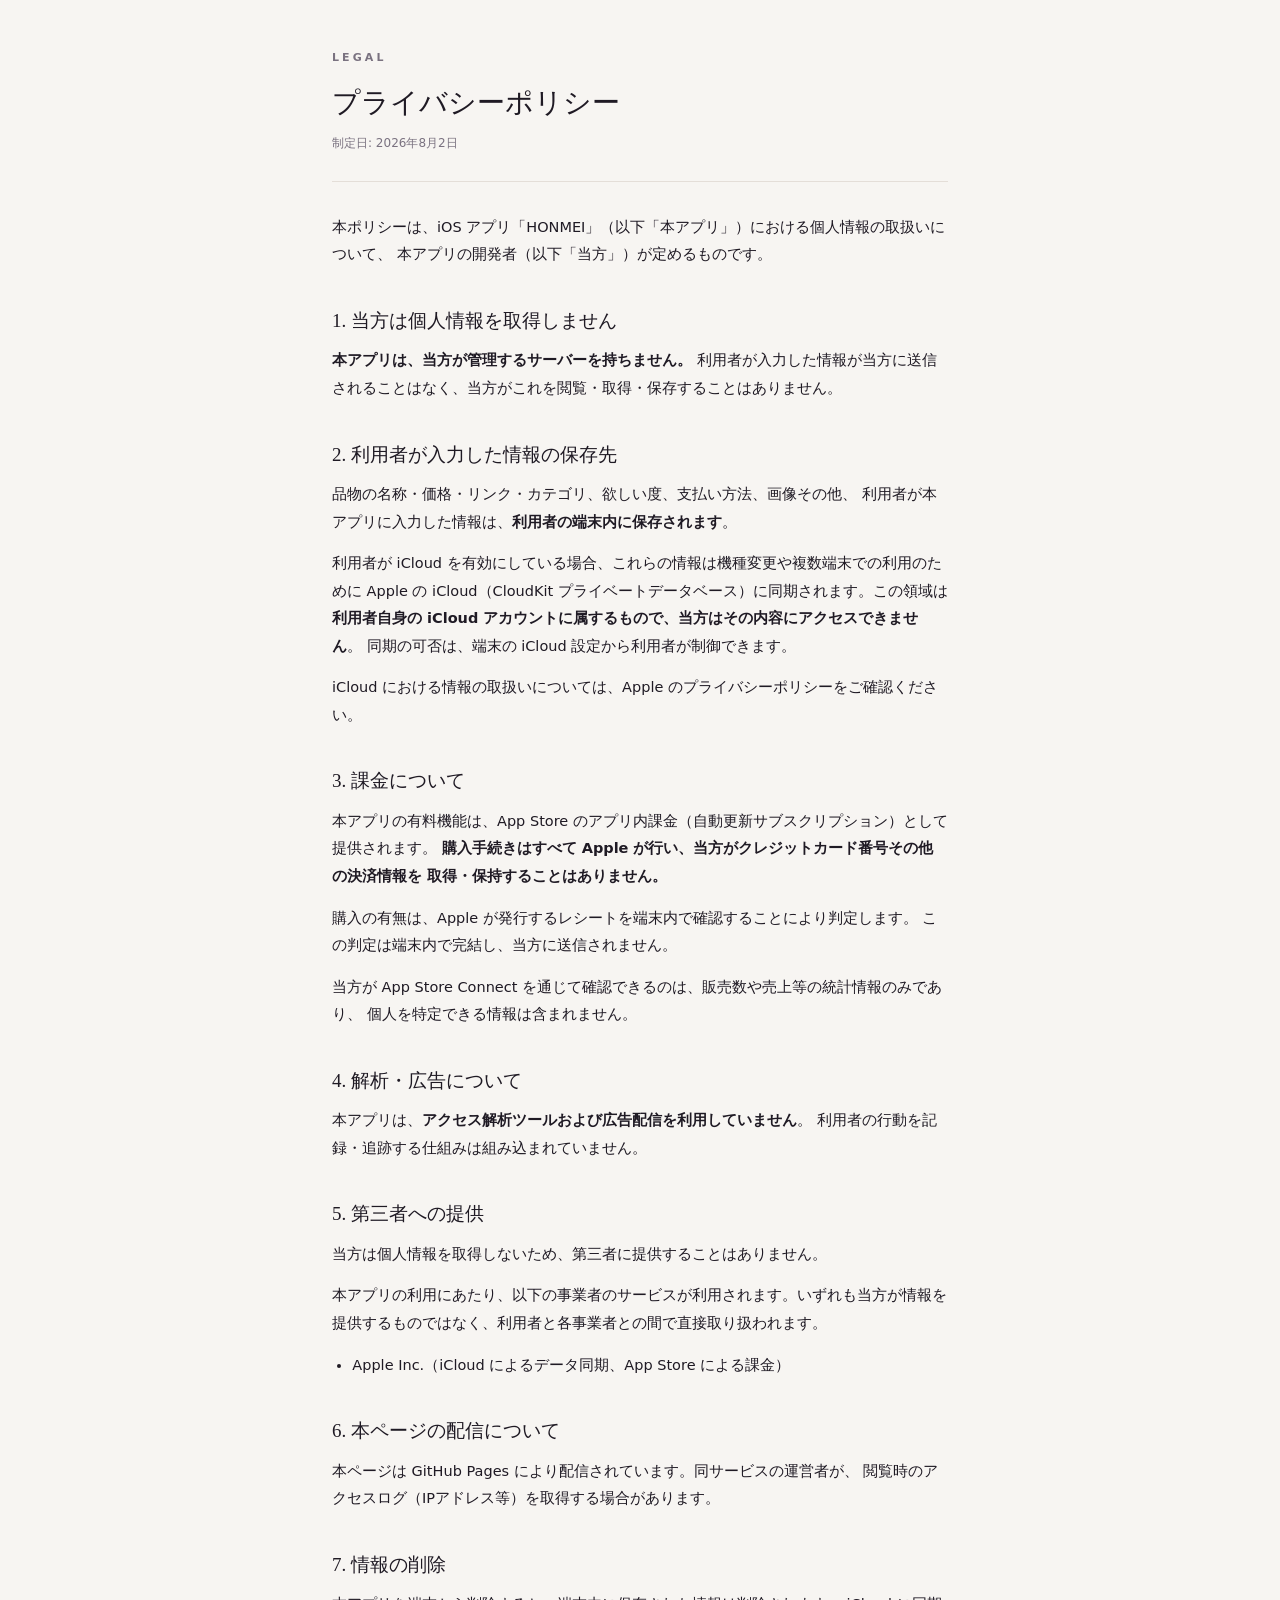
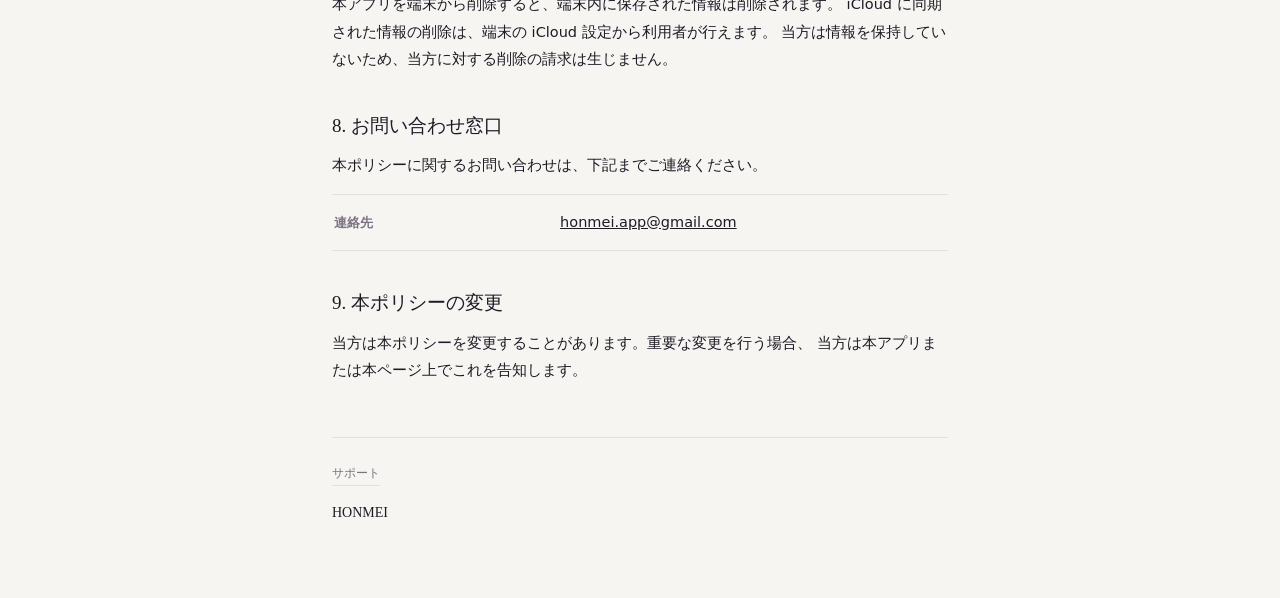
<file: privacy.html>
<!doctype html>
<html lang="ja">
<head>
<meta charset="utf-8">
<meta name="viewport" content="width=device-width, initial-scale=1">
<title>プライバシーポリシー — HONMEI</title>
<meta name="robots" content="noindex">
<link rel="stylesheet" href="legal.css">
</head>
<body>
<div class="page">

<header class="doc">
  <div class="eyebrow">LEGAL</div>
  <h1>プライバシーポリシー</h1>
  <div class="updated">制定日: 2026年8月2日</div>
</header>

<p>
  本ポリシーは、iOS アプリ「HONMEI」（以下「本アプリ」）における個人情報の取扱いについて、
  本アプリの開発者（以下「当方」）が定めるものです。
</p>

<h2>1. 当方は個人情報を取得しません</h2>
<p>
  <strong>本アプリは、当方が管理するサーバーを持ちません。</strong>
  利用者が入力した情報が当方に送信されることはなく、当方がこれを閲覧・取得・保存することはありません。
</p>

<h2>2. 利用者が入力した情報の保存先</h2>
<p>
  品物の名称・価格・リンク・カテゴリ、欲しい度、支払い方法、画像その他、
  利用者が本アプリに入力した情報は、<strong>利用者の端末内に保存されます</strong>。
</p>
<p>
  利用者が iCloud を有効にしている場合、これらの情報は機種変更や複数端末での利用のために
  Apple の iCloud（CloudKit プライベートデータベース）に同期されます。この領域は
  <strong>利用者自身の iCloud アカウントに属するもので、当方はその内容にアクセスできません</strong>。
  同期の可否は、端末の iCloud 設定から利用者が制御できます。
</p>
<p>
  iCloud における情報の取扱いについては、Apple のプライバシーポリシーをご確認ください。
</p>

<h2>3. 課金について</h2>
<p>
  本アプリの有料機能は、App Store のアプリ内課金（自動更新サブスクリプション）として提供されます。
  <strong>購入手続きはすべて Apple が行い、当方がクレジットカード番号その他の決済情報を
  取得・保持することはありません。</strong>
</p>
<p>
  購入の有無は、Apple が発行するレシートを端末内で確認することにより判定します。
  この判定は端末内で完結し、当方に送信されません。
</p>
<p>
  当方が App Store Connect を通じて確認できるのは、販売数や売上等の統計情報のみであり、
  個人を特定できる情報は含まれません。
</p>

<h2>4. 解析・広告について</h2>
<p>
  本アプリは、<strong>アクセス解析ツールおよび広告配信を利用していません</strong>。
  利用者の行動を記録・追跡する仕組みは組み込まれていません。
</p>

<h2>5. 第三者への提供</h2>
<p>
  当方は個人情報を取得しないため、第三者に提供することはありません。
</p>
<p>
  本アプリの利用にあたり、以下の事業者のサービスが利用されます。いずれも当方が情報を
  提供するものではなく、利用者と各事業者との間で直接取り扱われます。
</p>
<ul>
  <li>Apple Inc.（iCloud によるデータ同期、App Store による課金）</li>
</ul>

<h2>6. 本ページの配信について</h2>
<p>
  本ページは GitHub Pages により配信されています。同サービスの運営者が、
  閲覧時のアクセスログ（IPアドレス等）を取得する場合があります。
</p>

<h2>7. 情報の削除</h2>
<p>
  本アプリを端末から削除すると、端末内に保存された情報は削除されます。
  iCloud に同期された情報の削除は、端末の iCloud 設定から利用者が行えます。
  当方は情報を保持していないため、当方に対する削除の請求は生じません。
</p>

<h2>8. お問い合わせ窓口</h2>
<p>
  本ポリシーに関するお問い合わせは、下記までご連絡ください。
</p>
<dl class="spec">
  <div><dt>連絡先</dt><dd><a href="mailto:honmei.app@gmail.com">honmei.app@gmail.com</a></dd></div>
</dl>

<h2>9. 本ポリシーの変更</h2>
<p>
  当方は本ポリシーを変更することがあります。重要な変更を行う場合、
  当方は本アプリまたは本ページ上でこれを告知します。
</p>

<footer class="doc">
  <div class="links">
    <a href="support.html">サポート</a>
  </div>
  <div class="mark">HONMEI</div>
</footer>

</div>
</body>
</html>
</file>
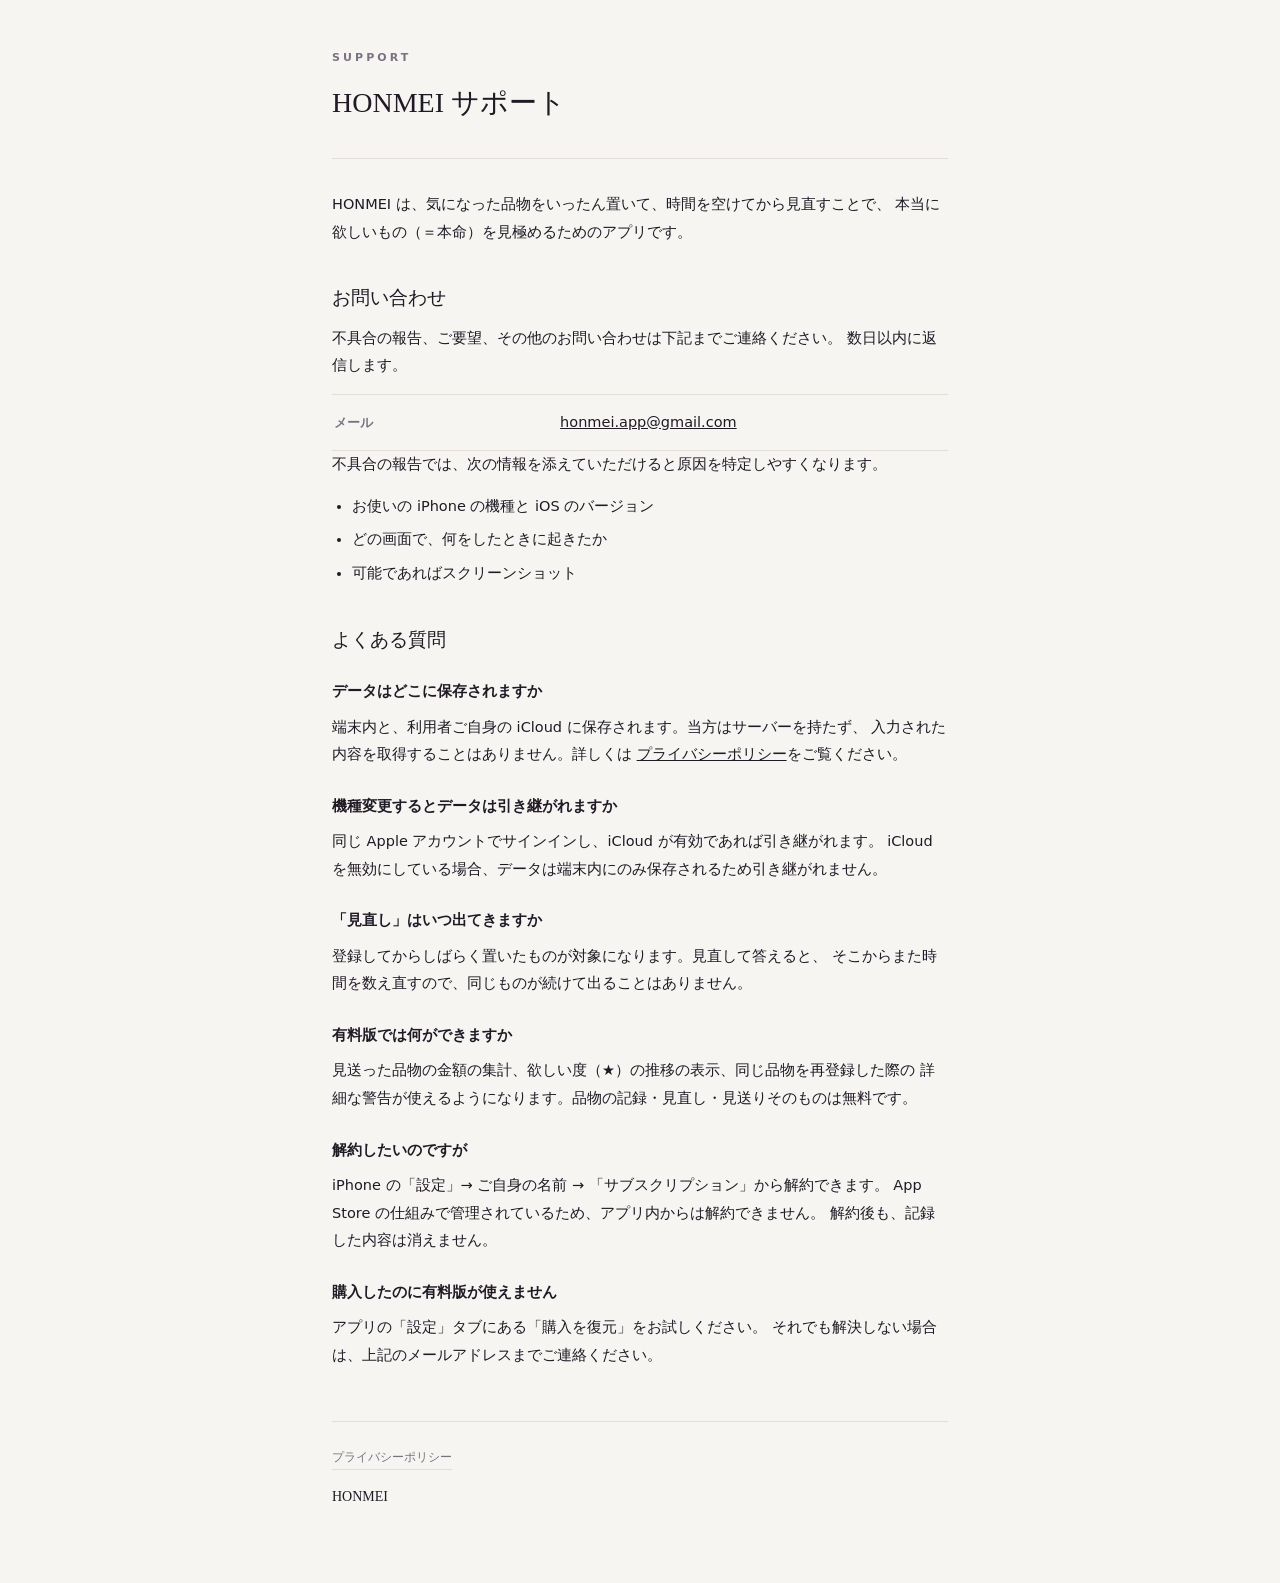
<file: support.html>
<!doctype html>
<html lang="ja">
<head>
<meta charset="utf-8">
<meta name="viewport" content="width=device-width, initial-scale=1">
<title>サポート — HONMEI</title>
<meta name="robots" content="noindex">
<link rel="stylesheet" href="legal.css">
</head>
<body>
<div class="page">

<header class="doc">
  <div class="eyebrow">SUPPORT</div>
  <h1>HONMEI サポート</h1>
</header>

<p>
  HONMEI は、気になった品物をいったん置いて、時間を空けてから見直すことで、
  本当に欲しいもの（＝本命）を見極めるためのアプリです。
</p>

<h2>お問い合わせ</h2>
<p>
  不具合の報告、ご要望、その他のお問い合わせは下記までご連絡ください。
  数日以内に返信します。
</p>
<dl class="spec">
  <div><dt>メール</dt><dd><a href="mailto:honmei.app@gmail.com">honmei.app@gmail.com</a></dd></div>
</dl>
<p>
  不具合の報告では、次の情報を添えていただけると原因を特定しやすくなります。
</p>
<ul>
  <li>お使いの iPhone の機種と iOS のバージョン</li>
  <li>どの画面で、何をしたときに起きたか</li>
  <li>可能であればスクリーンショット</li>
</ul>

<h2>よくある質問</h2>

<h3>データはどこに保存されますか</h3>
<p>
  端末内と、利用者ご自身の iCloud に保存されます。当方はサーバーを持たず、
  入力された内容を取得することはありません。詳しくは
  <a href="privacy.html">プライバシーポリシー</a>をご覧ください。
</p>

<h3>機種変更するとデータは引き継がれますか</h3>
<p>
  同じ Apple アカウントでサインインし、iCloud が有効であれば引き継がれます。
  iCloud を無効にしている場合、データは端末内にのみ保存されるため引き継がれません。
</p>

<h3>「見直し」はいつ出てきますか</h3>
<p>
  登録してからしばらく置いたものが対象になります。見直して答えると、
  そこからまた時間を数え直すので、同じものが続けて出ることはありません。
</p>

<h3>有料版では何ができますか</h3>
<p>
  見送った品物の金額の集計、欲しい度（★）の推移の表示、同じ品物を再登録した際の
  詳細な警告が使えるようになります。品物の記録・見直し・見送りそのものは無料です。
</p>

<h3>解約したいのですが</h3>
<p>
  iPhone の「設定」→ ご自身の名前 → 「サブスクリプション」から解約できます。
  App Store の仕組みで管理されているため、アプリ内からは解約できません。
  解約後も、記録した内容は消えません。
</p>

<h3>購入したのに有料版が使えません</h3>
<p>
  アプリの「設定」タブにある「購入を復元」をお試しください。
  それでも解決しない場合は、上記のメールアドレスまでご連絡ください。
</p>

<footer class="doc">
  <div class="links">
    <a href="privacy.html">プライバシーポリシー</a>
  </div>
  <div class="mark">HONMEI</div>
</footer>

</div>
</body>
</html>
</file>
<file: legal.css>
/* 法務ページ（特商法表記・利用規約・プライバシーポリシー）の共通スタイル。
   index.html の配色・書体に合わせてある。 */
:root{
  --bg:#F7F5F2; --surface:#FFFFFF; --surface-2:#F1ECE7;
  --ink:#1F1A24; --muted:#7A7280; --line:#E4DED8;
  --accent:#1F1A24; --on-accent:#FFFFFF;
  --warn-bg:#FBF3E4; --warn-line:#E5D3AE; --warn-ink:#6B5220;
  --serif:"Hiragino Mincho ProN","Yu Mincho",YuMincho,"Noto Serif JP",Georgia,serif;
  --sans:-apple-system,BlinkMacSystemFont,"Hiragino Kaku Gothic ProN","Hiragino Sans","Yu Gothic",system-ui,sans-serif;
}
@media (prefers-color-scheme:dark){
  :root{
    --bg:#16131A; --surface:#1C1922; --surface-2:#241F2B;
    --ink:#F2EFF4; --muted:#948D9C; --line:#322D3A;
    --accent:#F2EFF4; --on-accent:#16131A;
    --warn-bg:#2A2318; --warn-line:#4A3D23; --warn-ink:#D9BE86;
  }
}
*{box-sizing:border-box}
html,body{margin:0}
body{
  font-family:var(--sans); color:var(--ink); background:var(--bg);
  -webkit-font-smoothing:antialiased; line-height:1.9; font-size:14.5px;
}
.page{max-width:660px; margin:0 auto; padding:0 22px 72px}

.eyebrow{font-size:11px; font-weight:600; letter-spacing:.28em; color:var(--muted)}
header.doc{padding:48px 0 26px; border-bottom:1px solid var(--line); margin-bottom:32px}
header.doc h1{font-family:var(--serif); font-weight:500; font-size:28px; line-height:1.4; margin:14px 0 10px}
header.doc .updated{font-size:12px; color:var(--muted)}

.draft{
  background:var(--warn-bg); border:1px solid var(--warn-line); color:var(--warn-ink);
  border-radius:8px; padding:14px 16px; font-size:12.5px; line-height:1.8; margin:22px 0 0;
}
.draft b{font-weight:700}

h2{font-family:var(--serif); font-weight:500; font-size:19px; margin:38px 0 12px; line-height:1.5}
h3{font-size:14.5px; font-weight:700; margin:24px 0 8px}
p{margin:0 0 14px}
ul,ol{margin:0 0 14px; padding-left:1.4em}
li{margin-bottom:6px}
a{color:var(--ink)}
strong{font-weight:700}

/* 定義リスト形式（特商法表記） */
dl.spec{margin:0; border-top:1px solid var(--line)}
dl.spec>div{display:flex; gap:18px; border-bottom:1px solid var(--line); padding:14px 2px; align-items:baseline}
dl.spec dt{flex:0 0 34%; font-size:12.5px; font-weight:700; color:var(--muted); margin:0}
dl.spec dd{flex:1; margin:0}
@media (max-width:520px){
  dl.spec>div{flex-direction:column; gap:4px}
  dl.spec dt{flex:none}
}

/* 未記入プレースホルダ */
.todo{
  background:var(--warn-bg); border:1px dashed var(--warn-line); color:var(--warn-ink);
  border-radius:4px; padding:1px 7px; font-size:12.5px; font-weight:700; white-space:nowrap;
}

footer.doc{margin-top:52px; padding-top:24px; border-top:1px solid var(--line); color:var(--muted); font-size:12px}
footer.doc .links{display:flex; flex-wrap:wrap; gap:16px; margin-bottom:14px}
footer.doc .links a{color:var(--muted); text-decoration:none; border-bottom:1px solid var(--line)}
footer.doc .links a:hover{color:var(--ink)}
footer.doc .mark{font-family:var(--serif); font-size:14px; color:var(--ink)}
</file>
